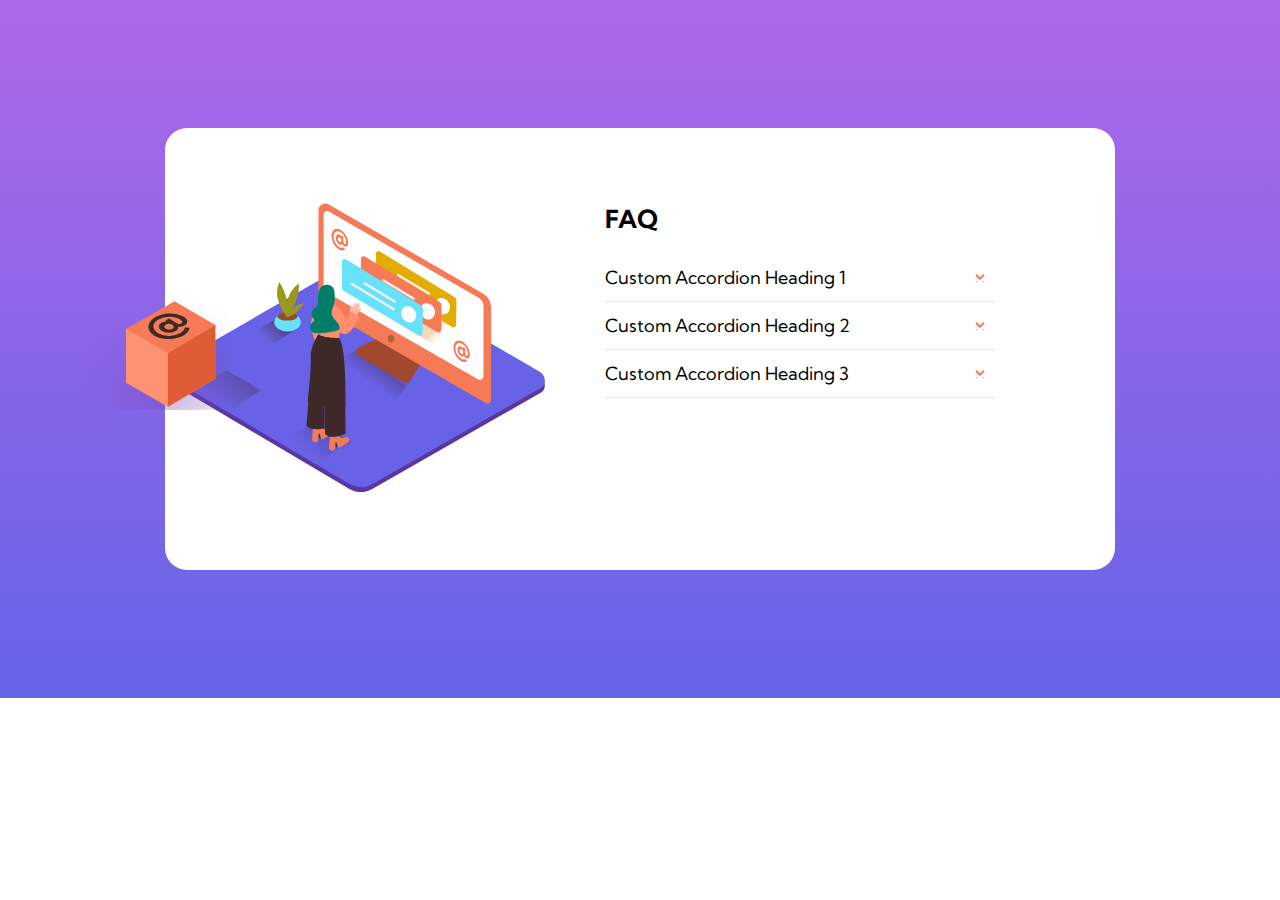
<file: Accordion-template/index.html>
<!-- Omshakthi amma Shivappa 
Gananapathi Siddhi Buddhi
Visnu Lakshmi Brahama Saraswathi
Dakshina murthy Haygriva
Sri Venkateshwara Sri Vidya Vijaya Ganana Dhyrya Aurogya Lakshmi devi -->

<!DOCTYPE html>
<html lang="en">

<head>
  <title>Frontend Mentor | FAQ Accordion Card</title>
  <meta charset="UTF-8">
  <meta name="viewport" content="width=device-width, initial-scale=1.0">
  <!-- displays site properly based on user's device -->

  <link rel="icon" type="image/png" sizes="32x32" href="./images/favicon-32x32.png">
  <link href="https://fonts.googleapis.com/css2?family=Josefin+Sans:wght@400;700&family=Kumbh+Sans:wght@400;700&display=swap" rel="stylesheet">
  <link href="less/main.css" rel="stylesheet"/>


  <!-- Feel free to remove these styles or customise in your own stylesheet 👍 -->
  <!-- <style>
    .attribution {
      font-size: 11px;
      text-align: center;
    }

    .attribution a {
      color: hsl(228, 45%, 44%);
    }
  </style> -->
</head>

<body>
  <section>
    <!-- <div class="container">
      <div class="col-4">
        <img src="images/illustration-woman-online-desktop.svg" alt="Woman image" />
      </div>
      <div class="col-8">
        <h1>FAQ</h1>
        <div>
          <div class="acc-container">
            <input type="radio" name="tab-1" id="tab-1"/>
            <label for="tab-1"> Custom Accordion Heading 1</label>
            <div class="tab-content">
              <h2>Content Title (don't use h1 tag here)</h2>
              <p>Some content.... </p>p>
            </div>
          </div>
          <div class="acc-container">
            <input type="radio" name="tab-2" id="tab-2"/>
            <label for="tab-2"> Custom Accordion Heading 2</label>
            <div class="tab-content">
              <h2>Content Title (don't use h1 tag here)</h2>
              <p>Some content.... </p
            </div>
          </div>
        </div>
      </div>
    </div> -->
    <div class="container"> 
      <div class="col-4 image-container desktop-image"><img src="images/illustration-woman-online-desktop.svg" alt="Woman image" /></div>
      <div class="col-4 image-container mobile-image"><img src="images/illustration-woman-online-mobile.svg" alt="Woman image" /></div>
      
      <div class="col-8">
        <h1>FAQ</h1>
        <div class="custom-acc-container">
          <div class="custom-acc-holder" data-acc-holder="1">
            <div class="custom-acc-heading" data-acc-heading="1">
               Custom Accordion Heading 1
            </div>
            <div class="custom-acc-content" >
              Lorem ipsum dolor sit amet consectetur adipisicing elit. Fugiat omnis dignissimos, accusamus quaerat esse,
              eum laboriosam ratione optio soluta vitae dolores cupiditate eveniet ducimus ex et deserunt laborum est
              voluptates!
            </div>
          </div>
          <div class="custom-acc-holder" data-acc-holder="2">
            <div class="custom-acc-heading" data-acc-heading="2">
               Custom Accordion Heading 2
            </div>
            <div class="custom-acc-content">
              Lorem ipsum dolor sit amet consectetur adipisicing elit. Fugiat omnis dignissimos, accusamus quaerat esse,
              eum laboriosam ratione optio soluta vitae dolores cupiditate eveniet ducimus ex et deserunt laborum est
              voluptates!
            </div>
          </div>
          <div class="custom-acc-holder" data-acc-holder="3">
            <div class="custom-acc-heading" data-acc-heading="3">
               Custom Accordion Heading 3
            </div>
            <div class="custom-acc-content" >
              Lorem ipsum dolor sit amet consectetur adipisicing elit. Fugiat omnis dignissimos, accusamus quaerat esse,
              eum laboriosam ratione optio soluta vitae dolores cupiditate eveniet ducimus ex et deserunt laborum est
              voluptates!
            </div>
          </div>
        </div>
      </div>
    </div> 
  </section>



  <!-- <div class="attribution">
    Challenge by <a href="https://www.frontendmentor.io?ref=challenge" target="_blank">Frontend Mentor</a>.
    Coded by <a href="#">Your Name Here</a>.
  </div> -->

  <script>  
  var accHeadings = document.querySelectorAll('.custom-acc-heading');
  var accContainer = document.querySelector('.custom-acc-holder');
  // console.log(accContainer);

  //  accHeader.addEventListener('click', function(e){
  //   var accHolder = document.querySelector('.custom-acc-holder');
  
  //   var accContent = document.querySelector('.custom-acc-content');
  //   var accDataHeading = accHeading.getAttribute('acc-heading');
  //   var accDataContent = accHeading.getAttribute('acc-content');

  //    this.parentElement.classList.toggle('active');  

  //    console.log(accDataHeading, accDataContent);
  //  });

   accHeadings.forEach(accHeading => {
    accHeading.addEventListener('click', function(e){
      var accHeadingData = accHeading.getAttribute('data-acc-heading'); 
     // var accHolderData = document.querySelectorAll('.custom-acc-holder').getAttribute('data-acc-holder');   
      // if(accContainer+accHeadingData === accHeadingData)  

      // if( accHeadingData== accHolderData) 
       this.parentElement.classList.toggle('active');        
      });
   });






  </script> 
</body>

</html>
</file>
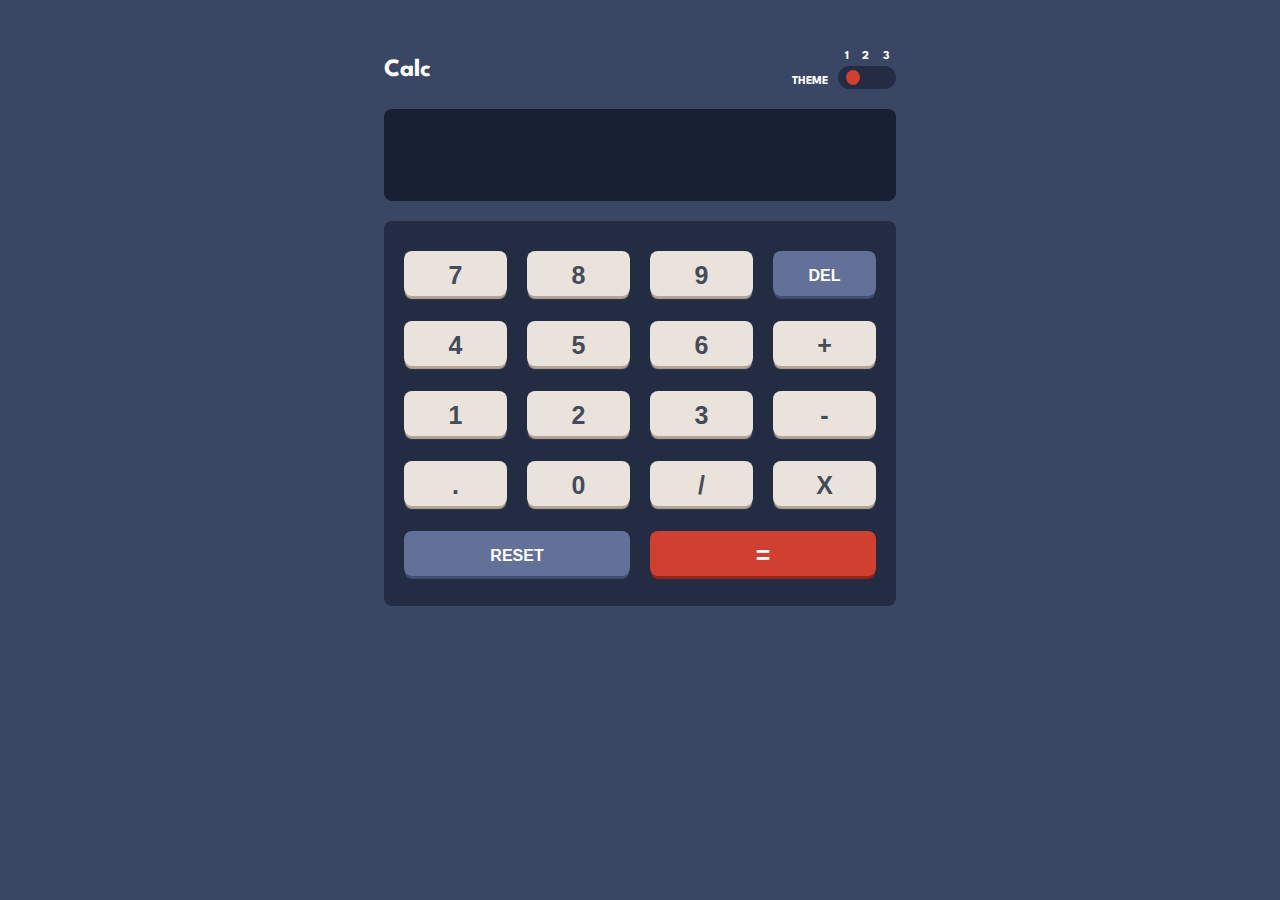
<file: Calculator/index.html>
<!DOCTYPE html>
<html lang="en">
<head>
  <title>Calculator App</title>
  <meta charset="URF-8" />
  <meta name="viewport" content="width=device-width, initial-scale=1.0">
  <meta http-equiv="X-UA-Compatible" content="ie=edge">
  <meta name="format-detection" content="telephone=no" />
  <link rel="preconnect" href="https://fonts.googleapis.com">
  <link rel="icon" type="image/png" sizes="32x32" href="images/favicon-32x32.png">
  <link rel="preconnect" href="https://fonts.googleapis.com">
  <link href="https://fonts.googleapis.com/css2?family=Spartan:wght@500;700&display=swap" rel="stylesheet">
  <link href="css/style.css" rel="stylesheet" />

</head>
<body class="theme-blue">
  <main class="calc-section">
    <div class="calc-container">
      <div class="calc-toggle-container">
        <h1>Calc</h1>

        <div class="theme-switcher-container">
          <h6>Theme</h6>
          <div class="color-switeches">
            <div class="color-numbers">
              <label for="color-switch-blue">1</label>
              <label for="color-switch-white">2</label>
              <label for="color-switch-purple">3</label>
            </div>
            <div class="color-themes">

              <input type="button" id="color-switch-blue" class="color-switch color-switch-blue" />
              <input type="button" id="color-switch-white" class="color-switch color-switch-white" />
              <input type="button" id="color-switch-purple" class="color-switch color-switch-purple" />
            </div>
          </div>
        </div>
      </div>
      <div class="calc-screen">
        <form name="calc" class="calc">
          <input type="text" name="text" class="result" readonly id="screen"/>
        </form>
      </div>
      <!-- Calc Screem -->
      <div class="calc-btn-container">

        <button class="btn btn-number" data-number="7" onclick="document.calc.text.value+='7'">7</button>
        <button class="btn btn-number" data-number="8" onclick="document.calc.text.value+='8'">8</button>
        <button class="btn btn-number" data-number="9" onclick="document.calc.text.value+='9'">9</button>

        <button class="btn btn-del" data-sing="del" onclick="del()">DEL</button>

        <button class="btn btn-number" data-number="4" onclick="document.calc.text.value+='4'">4</button>
        <button class="btn btn-number" data-number="5" onclick="document.calc.text.value+='5'">5</button>
        <button class="btn btn-number" data-number="6" onclick="document.calc.text.value+='6'">6</button>

        <button class="btn btn-sign" data-number="+" onclick="document.calc.text.value+='+'">+</button>

        <button class="btn btn-number" data-number="1" onclick="document.calc.text.value+='1'">1</button>
        <button class="btn btn-number" data-number="2" onclick="document.calc.text.value+='2'">2</button>
        <button class="btn btn-number" data-number="3" onclick="document.calc.text.value+='3'">3</button>

        <button class="btn btn-sign" data-number="-" onclick="document.calc.text.value+='-'">-</button>

        <button class="btn btn-number" data-number="." onclick="document.calc.text.value+='.'">.</button>
        <button class="btn btn-number" data-number="0" onclick="document.calc.text.value+='0'">0</button>
        <button class="btn btn-sign" data-number="/" onclick="document.calc.text.value+='/'">/</button>

        <button class="btn btn-sign" data-number="x" onclick="document.calc.text.value+='*'">X</button>

        <button class="btn-reset" onclick="document.calc.text.value=''">RESET</button>
        <button class="btn-equals" onclick="document.calc.text.value=eval(calc.text.value)">=</button>

      </div>
    </div>
  </main>
  <script src="js/calculator.js"></script>
</body>

</html>
</file>
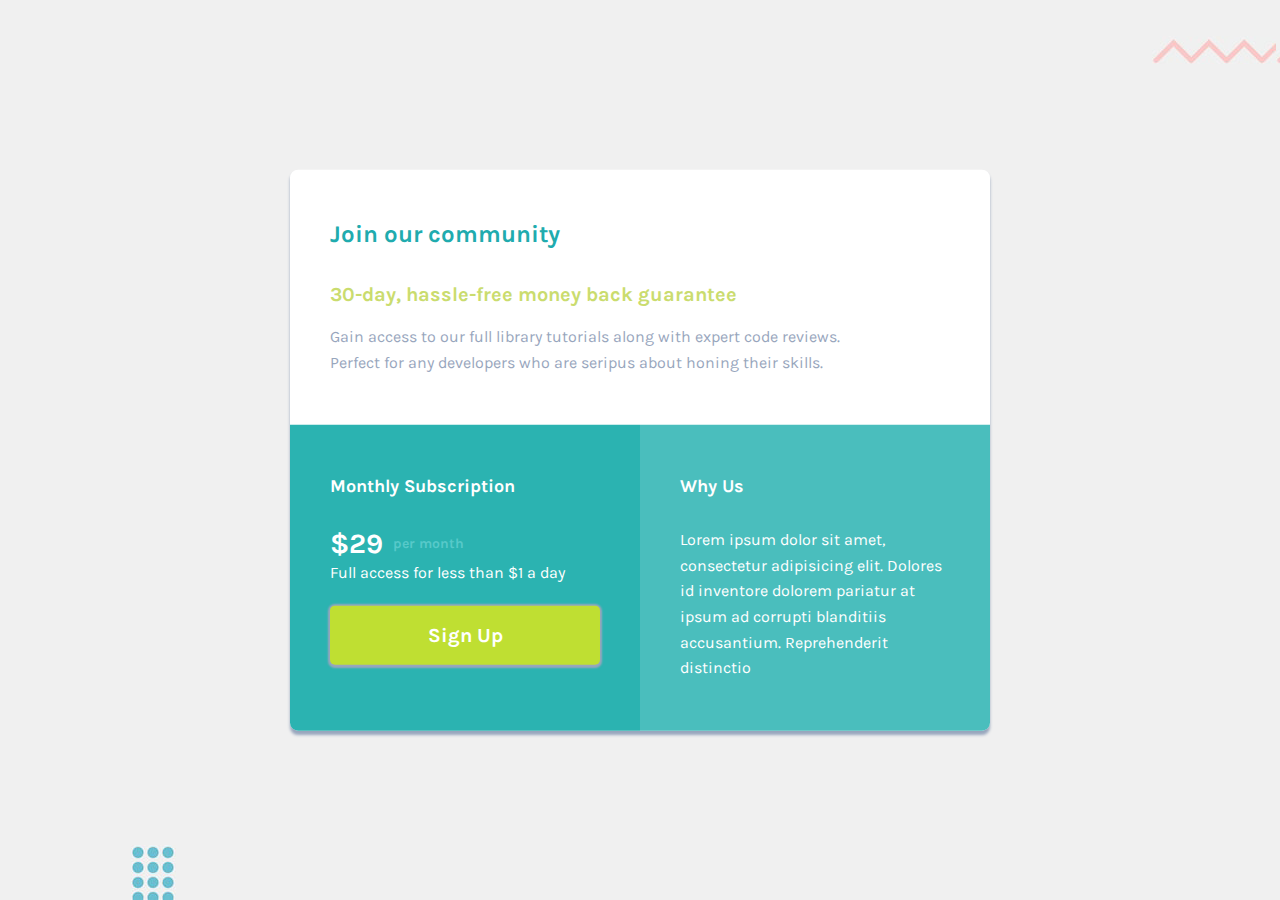
<file: Fancy-card/index.html>
<html lang="en">
  <head>
    <title>Subscribe</title>
    <meta charset="UTF-8"/>
    <meta name="viewport" content="width=device-width, initail-scale=width=1.0, minimum-scale=1.0"/>
    <link rel="stylesheet" type="text/css" href="css/style.css"/>    
  </head>
  <body>
    <section class="card">
      <div class="col-12">
        <h1>Join our community</h1>
        <h2>30-day, hassle-free money back guarantee </h2>
        <p>Gain access to our full library tutorials along with expert code reviews.<br/>
          Perfect for any developers who are seripus about honing their skills.</p>
      </div>
      <div class="row">
        <div class="col-6">
          <h3>Monthly Subscription</h3>
          <h4>$29<sup> per month</sup></h4>
          <p>  Full access for less than $1 a day</p>
          <a href="#">Sign Up </a>
        </div>
        <div class="col-6">
          <h3>Why Us</h3>
          <p>Lorem ipsum dolor sit amet, consectetur adipisicing elit. Dolores id inventore dolorem pariatur at ipsum ad corrupti blanditiis accusantium. Reprehenderit distinctio </p>
        </div>
      </div>
    </section>
  </body>
</html>
</file>
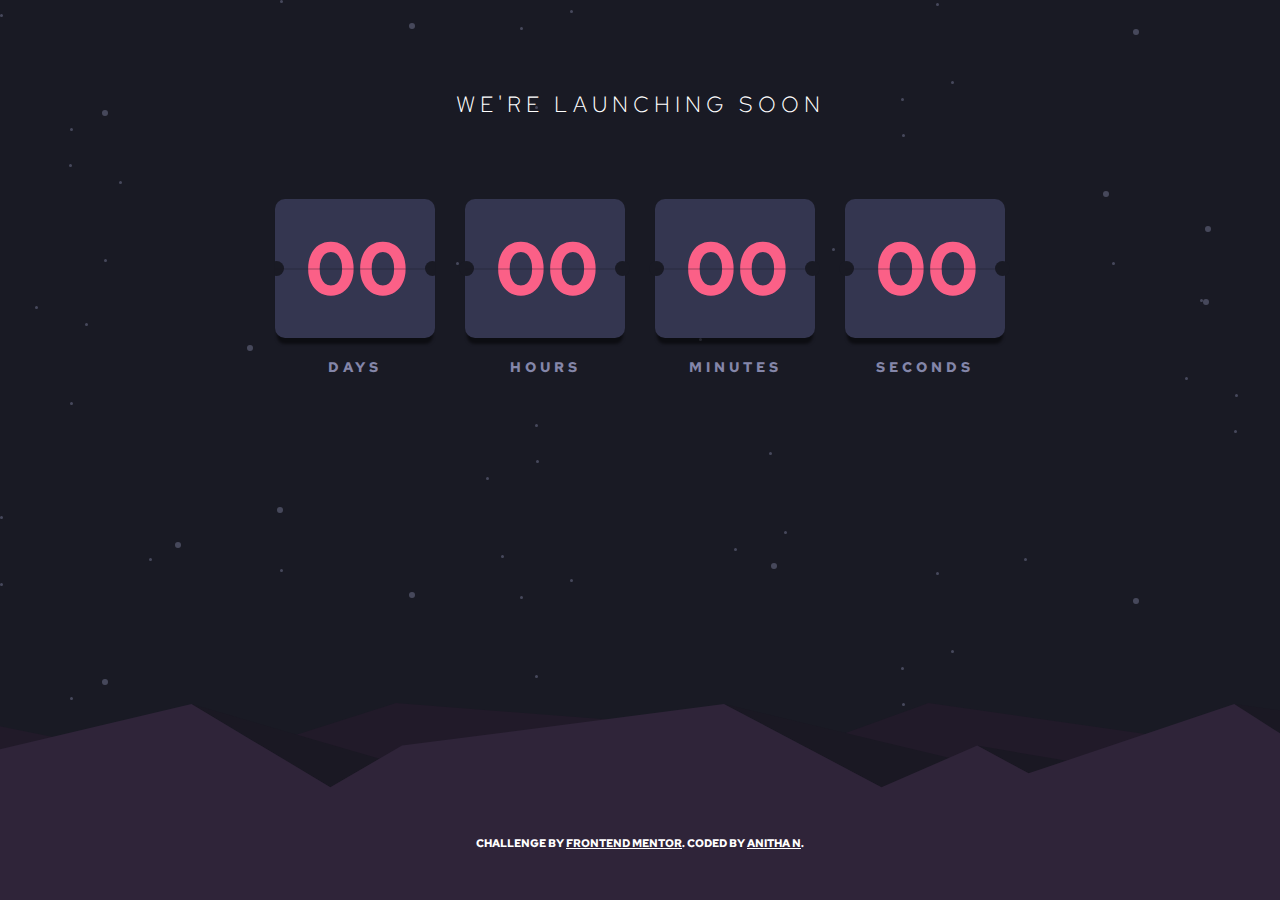
<file: Timer-application/index.html>
<!DOCTYPE html>
<html lang="en">

<head>
  <title>Timer Application</title>
  <meta charset="UTF-8">
  <meta http-equiv="X-UA-Compatible" content="IE=edge">
  <meta name="viewport" content="width=device-width, initial-scale=1.0">
  <link rel="preconnect" href="https://fonts.googleapis.com">
  <link rel="preconnect" href="https://fonts.gstatic.com" crossorigin>
  <link rel="stylesheet" href="https://site-assets.fontawesome.com/releases/v6.1.1/css/all.css" />
  <link href="https://fonts.googleapis.com/css2?family=Red+Hat+Text:wght@100;700&display=swap" rel="stylesheet">
  <link href="css/style.css" rel="stylesheet" />
</head>

<body>
  <main class="timer-main" role="main">
    <section class="timer-section">
      <h1 class="main-heading">We're Launching Soon</h1>
      <div class="timer-container">
        <div class="days-container">
          <div class="timer-box  timer-active">
            <h3 class="days">00</h3>
          </div>
          <h4>DAYS</h4>
        </div>
        <div class="hours-container">
          <div class="timer-box">
            <h3 class="hours">00</h3>
          </div>
          <h4>Hours</h4>
        </div>
        <div class="minutes-container">
          <div class="timer-box">
            <h3 class="minutes">00</h3>
          </div>
          <h4>Minutes</h4>
        </div>        
        <div class="seconds-container">
          <div class="timer-box">
            <h3 class="seconds">00</h3>
          </div>
          <h4>Seconds</h4>
        </div>
      </div>
    </section>
    <footer>
    <div class="social-media-icons">
      <a href="#"><i class="fa-brands fa-facebook-square"></i></a>
      <a href="#"><i class="fa-brands fa-pinterest"></i></a>
      <a href="#"><i class="fa-brands fa-instagram"></i></a>
    </div>
      <div class="attribution">
        Challenge by <a href="https://www.frontendmentor.io?ref=challenge" target="_blank">Frontend Mentor</a>. 
        Coded by <a href="#">Anitha N</a>.
      </div>
    </footer>
  </main>
  <script src="js/script.js"></script>
</body>

</html>
</file>
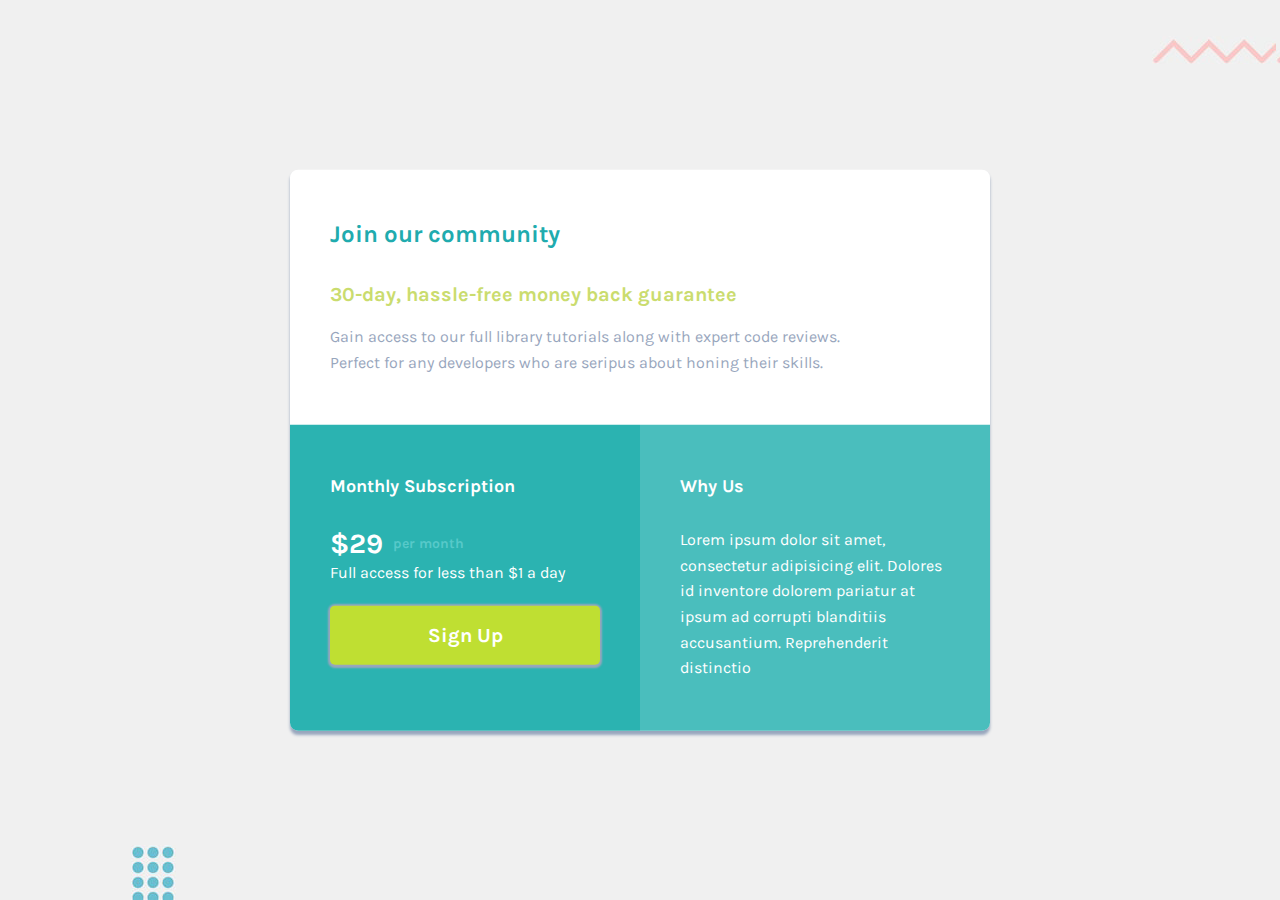
<file: Fancy-card/card.html>
<html lang="en">
  <head>
    <title>Subscribe</title>
    <meta charset="UTF-8"/>
    <meta name="viewport" content="width=device-width, initail-scale=width=1.0, minimum-scale=1.0"/>
    <link rel="stylesheet" type="text/css" href="css/style.css"/>    
  </head>
  <body>
    <section class="card">
      <div class="col-12">
        <h1>Join our community</h1>
        <h2>30-day, hassle-free money back guarantee </h2>
        <p>Gain access to our full library tutorials along with expert code reviews.<br/>
          Perfect for any developers who are seripus about honing their skills.</p>
      </div>
      <div class="row">
        <div class="col-6">
          <h3>Monthly Subscription</h3>
          <h4>$29<sup> per month</sup></h4>
          <p>  Full access for less than $1 a day</p>
          <a href="#">Sign Up </a>
        </div>
        <div class="col-6">
          <h3>Why Us</h3>
          <p>Lorem ipsum dolor sit amet, consectetur adipisicing elit. Dolores id inventore dolorem pariatur at ipsum ad corrupti blanditiis accusantium. Reprehenderit distinctio </p>
        </div>
      </div>
    </section>
  </body>
</html>
</file>
<file: Accordion-template/less/main.css>
*,
*::before,
*:after {
  padding: 0;
  margin: 0;
  box-sizing: border-box;
}
body {
  font-family: 'Kumbh Sans', sans-serif;
  font-size: 12px;
  font-weight: 400;
}
img {
  max-width: 100%;
}
section {
  padding: 128px 0;
  background-image: linear-gradient(to bottom, hsl(273, 75%, 66%), hsl(240, 73%, 65%));
}
.container {
  display: flex;
  max-width: 950px;
  flex-wrap: wrap;
  padding: 75px 0;
  border-radius: 22px;
  margin: auto;
  background: #fff;
}
.col-4 {
  flex: 0 0 40%;
  max-width: 40%;
}
.col-8 {
  flex: 0 0 60%;
  max-width: 60%;
  padding-right: 120px;
  padding-left: 60px;
}
h1 {
  font-size: 25px;
  margin-bottom: 20px;
}
.mobile-image {
  display: none;
}
.image-container {
  position: relative;
}
.image-container::after {
  position: absolute;
  content: '';
  background: url('../images/illustration-box-desktop.svg') no-repeat;
  width: 155px;
  height: 111px;
  left: -90px;
  bottom: 85px;
}
.custom-acc {
  color: hsl(237, 12%, 33%);
}
.custom-acc-heading {
  cursor: pointer;
  position: relative;
  padding: 12px 0;
  border-bottom: 1px solid hsl(240, 5%, 91%);
  font-size: 18px;
  transition: all 0.3s ease-in;
}
.custom-acc-heading::after {
  position: absolute;
  content: '';
  top: 0;
  bottom: 0;
  right: 10px;
  width: 10px;
  height: 8px;
  margin: auto;
  background: url('../images/icon-arrow-down.svg');
  transition: all 0.3s ease-in;
}
.custom-acc-content {
  display: none;
  margin: 15px 0;
  font-size: 16px;
  transition: all 0.3s ease-in;
}
.active .custom-acc-heading {
  font-weight: 700;
}
.active .custom-acc-heading::after {
  transform: rotate(180deg);
}
.active .custom-acc-content {
  display: inline-block;
}
@media screen and (max-width: 767px) {
  .container {
    max-width: 90%;
    margin: auto;
    padding: 40px 20px;
  }
  .col-4,
  .col-8 {
    max-width: 100%;
    flex: 0 0 100%;
    padding-left: 0;
    padding-right: 0;
  }
  .desktop-image {
    display: none;
  }
  .mobile-image {
    display: block;
  }
  .image-container::after {
    display: none;
  }
}
</file>
<file: Calculator/css/style.css>
/* Theme one */
/* Backgrounds */
/* Keys */
/* Text */
/* Theme 2 */
/* Backgrounds */
/* Keys */
/* Text */
/* Theme 3*/
/* Backgroubd */
/* Keys */
/* Text */
*,
*::before,
*::after {
  padding: 0;
  margin: 0;
  box-sizing: border-box; }

body {
  margin: 50px auto;
  font-family: 'Spartan', sans-serif;
  font-size: 32px;
  font-weight: 700;
  line-height: 1.2; }

h1 {
  font-size: 25px; }

h6 {
  font-size: 12px;
  text-transform: uppercase; }

label {
  cursor: pointer; }

.theme-blue {
  background-color: #3a4764;
  color: white;
  text-align: center; }

.calc-section {
  max-width: 40%;
  margin: auto; }

.calc-screen {
  border-radius: var(--border-radius);
  margin-bottom: 20px; }

.calc-screen input {
  display: inline-block;
  padding: 25px;
  width: 100%;
  text-align: right;
  outline: 0;
  border: 0;
  border-radius: var(--border-radius);
  overflow: hidden;
  font-size: 37px;
  font-weight: 700; }

.calc-btn-container,
.calc-btn-form {
  display: flex;
  flex-wrap: wrap;
  justify-content: center; }

.calc-toggle-container {
  display: flex;
  align-items: center;
  justify-content: space-between;
  margin-bottom: 20px; }

.theme-switcher-container {
  display: flex;
  align-items: flex-end; }
  .theme-switcher-container h6 {
    margin-right: 10px; }

.color-numbers {
  display: flex;
  justify-content: space-around;
  font-size: 12px; }

.color-themes {
  display: flex; }

.calc-section {
  max-width: 40%;
  margin: auto; }

.calc-screen {
  border-radius: 8px;
  margin-bottom: 20px; }
  .calc-screen input[type=text] {
    display: inline-block;
    padding: 25px;
    width: 100%;
    text-align: right;
    outline: 0;
    border: 0;
    border-radius: 8px;
    overflow: hidden;
    font-size: 37px;
    font-weight: 700; }

.calc-btn-container,
.calc-btn-form {
  display: flex;
  flex-wrap: wrap;
  justify-content: center; }

.calc-btn-container {
  padding: 30px 20px;
  border-radius: 8px; }

.theme-blue {
  background-color: #3a4764;
  color: white;
  text-align: center; }

.theme-white {
  background-color: #e6e6e6; }

.theme-purple {
  background-color: #160628;
  color: #ffe53d; }

.color-themes {
  padding: 4px 8px;
  border-radius: 60px;
  margin-top: 2px;
  background-color: rgba(0, 0, 0, 0.15); }

.color-switch {
  padding: 0 7px;
  border-radius: 50%;
  background-color: transparent;
  overflow: hidden;
  border: none;
  cursor: pointer; }

.theme-blue .color-switch-blue {
  display: block;
  background-color: #d03f2f; }

.theme-blue input[type=text] {
  background-color: #182034;
  color: white; }

.theme-blue .calc-btn-container,
.theme-blue .color-themes {
  background-color: #232c43; }

.theme-blue .btn {
  background-color: #eae3dc;
  -webkit-box-shadow: 0px 4px 1px -1px #b4a597;
  -moz-box-shadow: 0px 4px 1px -1px #b4a597;
  box-shadow: 0px 4px 1px -1px #b4a597;
  color: #444b5a; }

.theme-blue .btn-del,
.theme-blue .btn-reset {
  background-color: #637097;
  -webkit-box-shadow: 0px 4px 1px -1px #404e72;
  -moz-box-shadow: 0px 4px 1px -1px #404e72;
  box-shadow: 0px 4px 1px -1px #404e72;
  color: white; }

.theme-blue .btn-equals {
  background-color: #d03f2f;
  -webkit-box-shadow: 0px 4px 1px -1px #93261a;
  -moz-box-shadow: 0px 4px 1px -1px #93261a;
  box-shadow: 0px 4px 1px -1px #93261a;
  color: white; }

.theme-white .color-switch-white {
  display: block;
  background-color: #ca5502; }

.theme-white input[type=text] {
  background-color: #ededed;
  color: #35352c; }

.theme-white .calc-btn-container,
.theme-white .color-themes {
  background-color: #d1cccc; }

.theme-white .btn {
  background-color: #e5e4e1;
  -webkit-box-shadow: 0px 4px 1px -1px #a69d91;
  -moz-box-shadow: 0px 4px 1px -1px #a69d91;
  box-shadow: 0px 4px 1px -1px #a69d91;
  color: #35352c; }

.theme-white .btn-del,
.theme-white .btn-reset {
  background-color: #377f86;
  -webkit-box-shadow: 0px 4px 1px -1px #1b5f65;
  -moz-box-shadow: 0px 4px 1px -1px #1b5f65;
  box-shadow: 0px 4px 1px -1px #1b5f65;
  color: white; }

.theme-white .btn-equals {
  background-color: #ca5502;
  -webkit-box-shadow: 0px 4px 1px -1px #893901;
  -moz-box-shadow: 0px 4px 1px -1px #893901;
  box-shadow: 0px 4px 1px -1px #893901;
  color: white; }

.theme-purple .color-switch-purple {
  display: block;
  background-color: #00e0d1; }

.theme-purple .color-themes {
  background-color: #1d0934; }

.theme-purple input[type=text] {
  background-color: #1d0934;
  color: #ffe53d; }

.theme-purple .calc-btn-container {
  background-color: #1d0934; }

.theme-purple .btn {
  background-color: #341c4f;
  -webkit-box-shadow: 0px 4px 1px -1px #871c9c;
  -moz-box-shadow: 0px 4px 1px -1px #871c9c;
  box-shadow: 0px 4px 1px -1px #871c9c;
  color: #ffe53d; }

.theme-purple .btn-del,
.theme-purple .btn-reset {
  background-color: #58077d;
  -webkit-box-shadow: 0px 4px 1px -1px #bc15f4;
  -moz-box-shadow: 0px 4px 1px -1px #bc15f4;
  box-shadow: 0px 4px 1px -1px #bc15f4;
  color: white; }

.theme-purple .btn-equals {
  background-color: #00e0d1;
  -webkit-box-shadow: 0px 4px 1px -1px #6cf9f2;
  -moz-box-shadow: 0px 4px 1px -1px #6cf9f2;
  box-shadow: 0px 4px 1px -1px #6cf9f2;
  color: #1b2428; }

.calc-btn-container {
  padding: 30px 20px;
  border-radius: 8px; }

.btn,
.btn-equals,
.btn-reset {
  display: flex;
  justify-content: center;
  align-items: center;
  flex: 1 0 20%;
  padding: 10px 15px 6px;
  border: 0;
  margin-right: 20px;
  margin-bottom: 25px;
  border-radius: 8px;
  font-size: 25px;
  font-weight: 700;
  cursor: pointer; }

.btn:nth-child(4n),
.btn-equals {
  margin-right: 0; }

.btn-reset,
.btn-del {
  font-size: 16px; }

.btn-equals,
.btn-reset {
  margin-bottom: 0; }

@media screen and (max-width: 767px) {
  .calc-section {
    max-width: 90%; }
  .calc-btn-container {
    padding: 26px 12px; }
  .btn, .btn-reset {
    margin-right: 10px; }
  .btn-equals {
    margin-right: 0; } }
</file>
<file: Fancy-card/css/style.css>
/* Fonts initailization */
@import url('https://fonts.googleapis.com/css2?family=Karla:wght@400;700&display=swap');


* {
  margin: 0;
  padding: 0;  
  box-sizing: border-box;
}
body {
  position: relative;
  background: #f0f0f0;
  font-size: 16px;
  font-family: 'Karla', sans-serif;
  font-weight: 400;
}

.card {
  position: absolute;
  left: 0;
  right: 0;
  top: 50%;
  max-width: 700px;
  border-radius: 8px;
  margin: auto;
  background: #fff;
  transform: translate(0, -50%); 
  box-shadow: 0 4px 3px 0px hsl(218, 22%, 67%);
}

body::before {
  position: absolute;
  content: ' ';
  top: 4%;
  right: 0;
  width: 128px;
  height: 28px;
  background: url('../images/zigzag.png');
}

body::after {
  position: absolute;
  content: ' ';
  bottom: 0;
  left: 10%;
  width: 48px;
  height: 55px;
  background: url('../images/dots.png');
}

.card .row {
  display: flex; 
}

.card .col-12,
.card .col-6 {
  padding: 50px 40px;

}
.card .col-12,
.card .col-6,
.card .col-6 p  {
  color: #fff;  
}


.card .col-6:first-child {
  background: #2bb3b1;
  flex: 0 0 50%;
  border-bottom-left-radius: 8px;
}

.card .col-6:nth-child(2) {
  background: #4abebd;
  flex: 0 0 1;
  border-bottom-right-radius: 8px;
}

.card h1 {
  margin-bottom: 35px;
  color: #20abae; 
  font-size: 24px;
}
.card h2 {
  margin-bottom: 18px;
  color: #cadc6e;
  font-size: 20px;
}
.card p {
  color: hsl(218, 22%, 67%);
  line-height: 1.6;
}

.card h3 {
  margin-bottom: 30px;
  font-size: 18px;
  font-weight: 700;
}
.card h4 {
  font-size: 28px;
  font-weight: 700;
}
.card h4 sup {
  display: inline-block;
  vertical-align: middle;
  margin-left: 10px;
  margin-bottom: 5px;
  color: #57c9c9;
  font-size: 50%;
}

.card a {
  display: block;
  max-width: 100%;
  padding: 18px;
  border-radius: 5px;
  margin: 20px auto 0;
  background: #bfdf32;
  color: #fff;
  font-weight: 700;
  font-size: 20px;
  text-align: center;
  text-decoration: none;
  box-shadow: 0 1px 2px 2px hsl(218, 22%, 67%);
}

/* Media Queries */

@media all and (max-width: 767px){
  
  body {
    background: #e6eff6;
  }
  body::before,
  body::after {
    display: none;
  }

  .card {
    position: relative;
    max-width: 90%;
    margin: 50px auto;
    transform: none;
    top: 0;
  }
  .card .row {
    flex-direction: column;
  }

  .card .col-12,
  .card .col-6  {
    padding: 30px 20px;
  }
  .card .col-6:first-child {
    border-bottom-left-radius: 0;
  }
  .card .col-6:nth-child(2) {
    border-bottom-left-radius: 8px;
  }

  .card h3 {
    margin-bottom: 20px;
  }

  .card a {
    padding: 14px;
    font-size: 16px;
  }
  
}
</file>
<file: Timer-application/css/style.css>
/* Color Declarations */
:root {
  --grayish-blue: hsl(237, 18%, 59%);
  --soft-red: hsl(345, 95%, 68%);
  --white: hsl(0, 0%, 100%);
  --dark-desaturated-blue: hsl(236, 21%, 26%);
  --very-dark-blue: hsl(235, 16%, 14%);
  --very-darkest-blue: hsl(234, 17%, 12%);
}

/* Reset CSS */
*,
*::before,
*::after {
  padding: 0;
  margin: 0;
  box-sizing: border-box;
}

/* Timer CSS */

body {
  background: url('../images/bg-stars.svg'), no-repeat, var(--very-darkest-blue);
  color: var(--white);
  font-family: 'Red Hat Text', sans-serif;
  font-size: 14px;
  font-weight: 700;
  text-align: center;
  text-transform: uppercase;
}

.timer-main {
  display: flex;
  justify-content: space-between;
  flex-direction: column;
  align-items: center;
  padding: 50px;
  height: 100vh;
  background: url('../images/pattern-hills.svg') no-repeat;
  background-position: bottom right;
}

.timer-section {
  margin-top: 40px;
}

.timer-section h1 {
  margin-bottom: 80px;
  font-size: 22px;
  font-weight: 100;
  letter-spacing: 5px;
}

.timer-section h4 {
  color: var(--grayish-blue);
  text-transform: uppercase;
  letter-spacing: 4px;
}

.timer-container {
  display: flex;
  align-items: center;
  justify-content: center;
}

.timer-container>div[class$="-container"]:not(:last-child) {
  margin-right: 30px;
}

.timer-box {     
  position: relative;
  width: 160px;
  min-height: 130px;
  border-radius: 10px;
  margin-bottom: 20px;
  background-color: var(--dark-desaturated-blue);
  color: var(--soft-red);
  font-size: 64px;
  font-weight: 700;
  box-shadow: 0 8px 3px -2px rgba(0, 0, 0, 0.5);
  -webkit-box-shadow: 0 8px 3px -2px rgba(0, 0, 0, 0.5);
  -o-box-shadow: 0 8px 3px -2px rgba(0, 0, 0, 0.5);
  transition: all .2s ease-out;    
}

.timer-active {
  animation: flip 2s ease-in alternate;
  overflow: hidden;
}

.timer-box:before,
.timer-box:after {
  position: absolute;
  content: ' ';
  top: 0;
  bottom: 0;
  width: 15px;
  height: 15px;
  border-radius: 50%;
  margin: auto;
  background-color: var(--very-darkest-blue);
}

.timer-box:before {
  left: -6px;
}

.timer-box:after {
  right: -5px
}

.timer-box h3 {
  position: relative;
  display: block;
  padding: 20px 30px;
  transition: all .25s ease-in;
}

.timer-box h3::before {
  position: absolute;
  content: ' ';
  top: 0;
  bottom: 0;
  left: 0;
  right: 0;
  width: 100%;
  height: 2px;
  margin: auto;
  background-color: var(--very-darkest-blue);
  opacity: .2;
}

footer {
  display: flex;
  justify-content: center;
  align-items: center;
  flex-direction: column;
}

.social-media-icons a {
  display: inline-flex;
  margin-bottom: 20px;
  color: var(--grayish-blue);
  font-size: 28px;
  transition: all .25s ease-in;
  text-decoration: none;
}

.social-media-icons a:hover {
  color: var(--soft-red);
}

.social-media-icons a:not(:last-child) {
  margin-right: 30px;
}

.attribution { 
  font-size: 11px;
  text-align: center;
}

.attribution a { 
  color: var(--white); 
}

@media screen and (max-width: 767px){
  .timer-main {
    background-position: 80% bottom;
  }
  .timer-box {
    width: 72px;
    min-height: 60px;
    font-size: 28px;
    margin-bottom: 10px;
  }
  .timer-container>div[class$="-container"]:not(:last-child){
  margin-right: 10px;
  }
  .timer-box h3 {
      padding: 10px 8px;
  }
  .timer-section h4 {
    font-size: 10px;
    letter-spacing: 2px;
  }
  .timer-box:before,
  .timer-box:after {
    width: 10px;
    height: 10px;
  }
}
</file>
